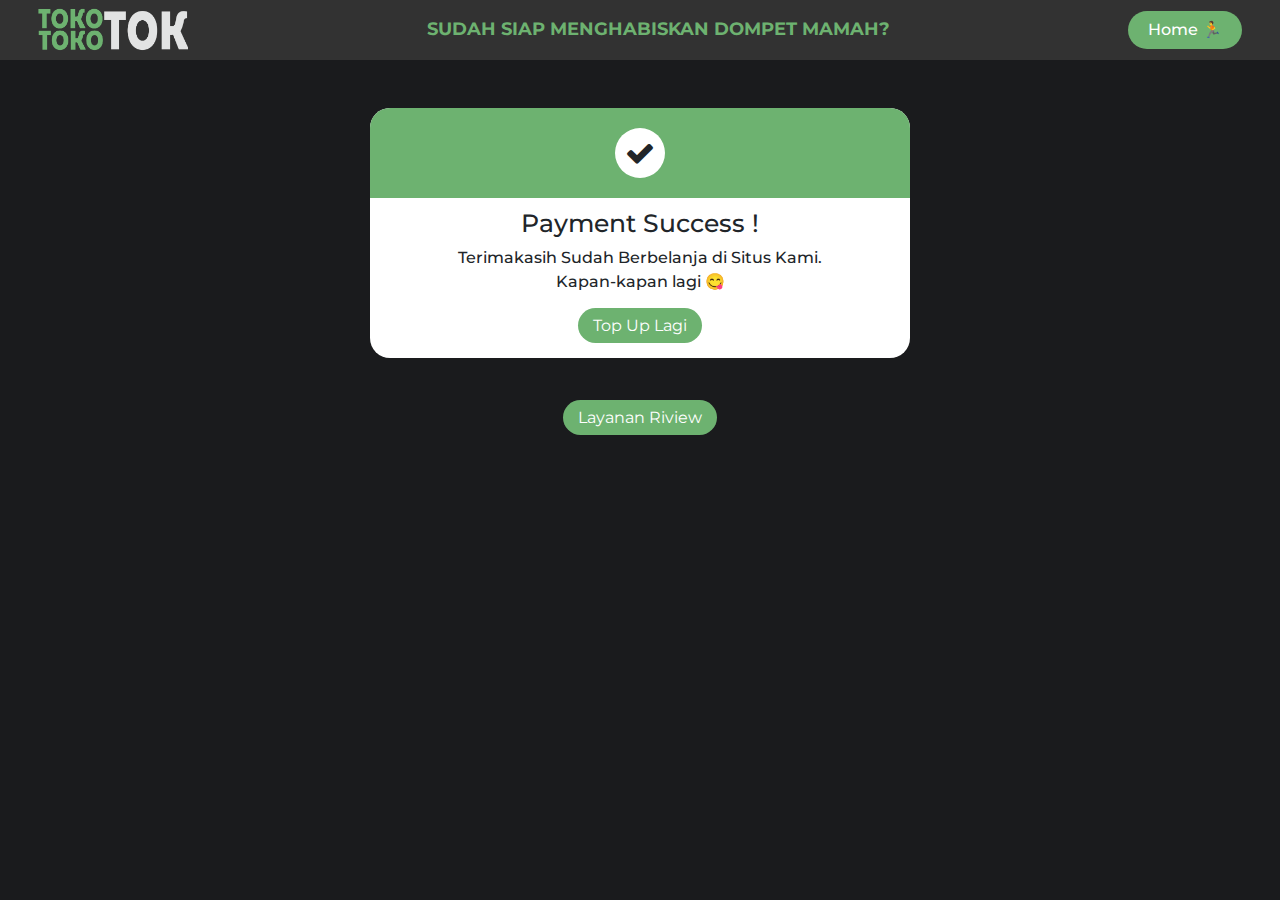
<file: VoucherGameShop-main2/Confirm Payment/index.html>
<!DOCTYPE html>
<html lang="en">
<head>
    <meta charset="UTF-8">
    <meta http-equiv="X-UA-Compatible" content="IE=edge">
    <meta name="viewport" content="width=device-width, initial-scale=1.0">
    <title>Document</title>
    <link rel="stylesheet" type="text/css" href="https://stackpath.bootstrapcdn.com/bootstrap/4.5.2/css/bootstrap.min.css" />
    <link rel="stylesheet" type="text/css" href="https://stackpath.bootstrapcdn.com/font-awesome/4.7.0/css/font-awesome.min.css" /> 
    <link rel="stylesheet" href="style.css">
</head>
<body>

   <div class="navbar">
      <div class="logo">
          <a href="..\Code\Homepage.html"><img src="..\Code\Logo\TokoTokoTok Logo-wide.png" class="gamepad" alt="logo" width="105px"></a>
      </div>
      <div class="bacaan">
          <p>
              <font size="4">SUDAH SIAP MENGHABISKAN DOMPET MAMAH?</font>
          </p>
      </div> 
      <a href="../Code/Homepage.html" class="contact"><button>Home &#127939;</button></a>
  </div>

   <div class="container">
        <div class="row">
           <div class="col-md-6 mx-auto mt-5">
              <div class="payment">
                 <div class="payment_header">
                    <div class="check"><i class="fa fa-check" aria-hidden="true"></i></div>
                 </div>
                 <div class="content">
                    <h1>Payment Success !</h1>
                    <p>Terimakasih Sudah Berbelanja di Situs Kami. <br> Kapan-kapan lagi &#128523;</p>
                    <a href="../Code/Homepage.html">Top Up Lagi </a>
                 </div>            
              </div>
           </div>
        </div>
        
   </div><br><br>
     
     <div class = "riview">
      <a href="../Halaman%20Rating/Rating.html"> Layanan Riview  </a>
     </div>
</body>
   
</html>
</file>
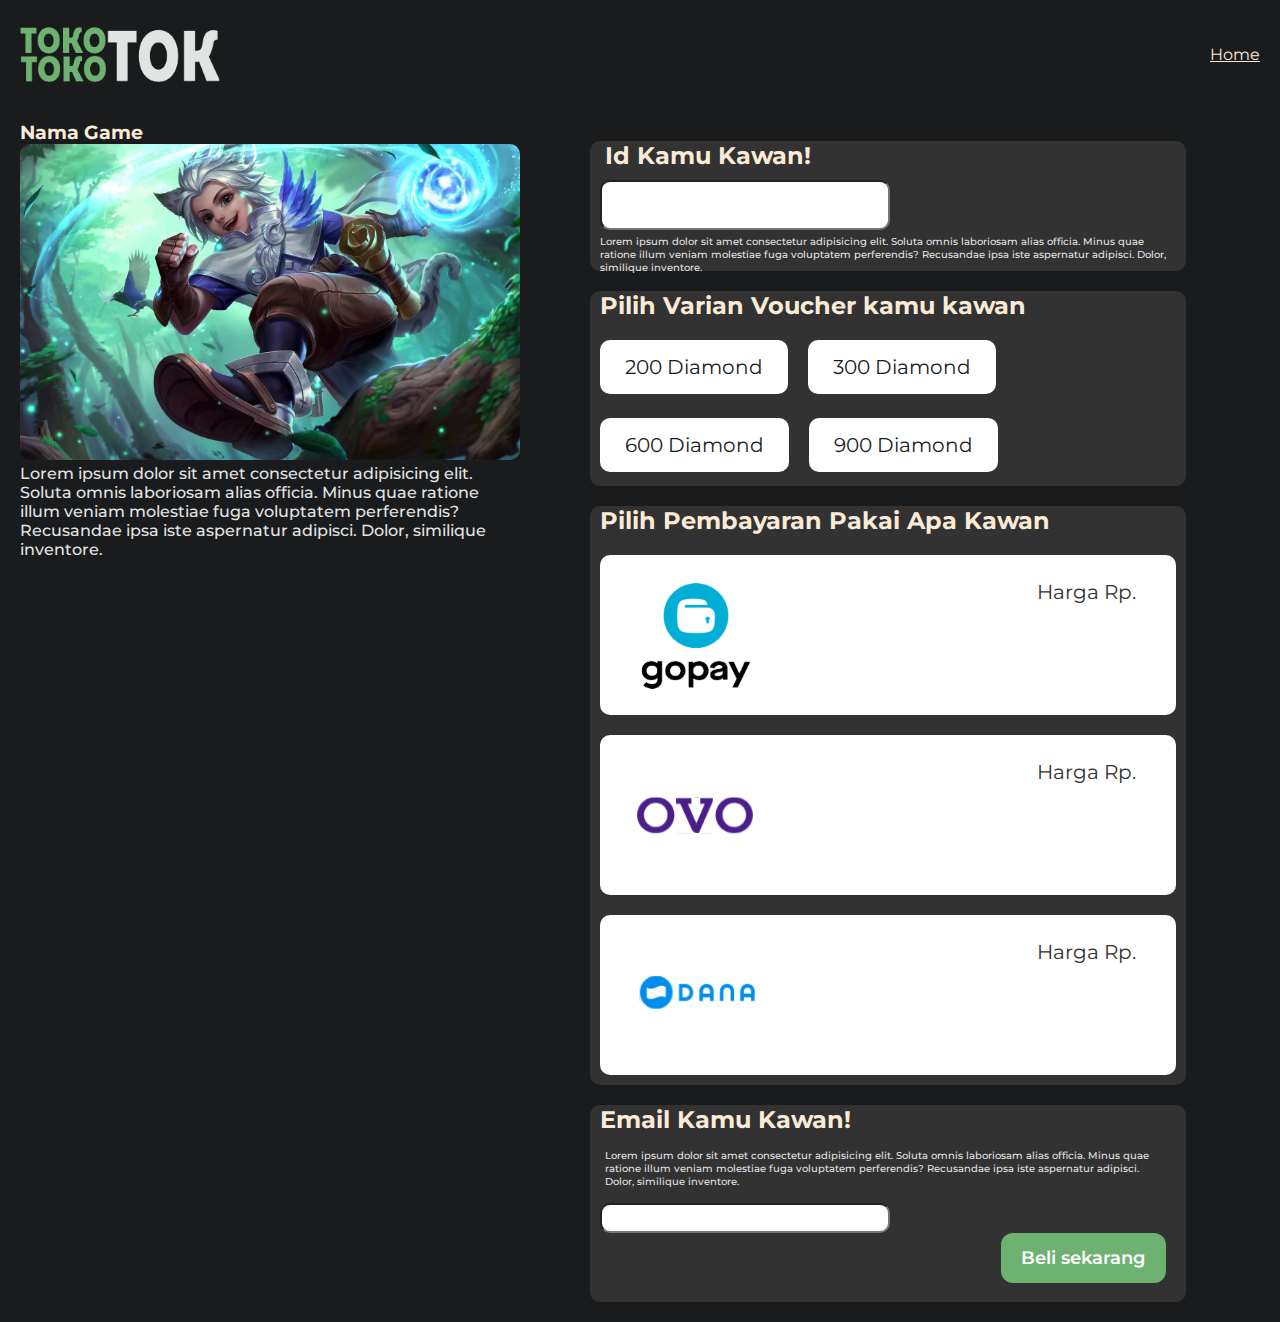
<file: VoucherGameShop-main2/Halaman Pembelian/buy_page.html>
<!DOCTYPE html>
<html lang="en">
<head>
    <meta charset="UTF-8">
    <meta http-equiv="X-UA-Compatible" content="IE=edge">
    <meta name="viewport" content="width=device-width, initial-scale=1.0">
    <title>Black GameShop</title>
    <link rel="stylesheet" href="style.css">

    <link rel="preconnect" href="https://fonts.googleapis.com">
    <link rel="preconnect" href="https://fonts.gstatic.com" crossorigin>
    <link href="https://fonts.googleapis.com/css2?family=PT+Sans:wght@400;700&display=swap" rel="stylesheet"> 

</head>
<body>
    <div class="container">
        <div class="head-up">
            <div class="left-corner">
                <img class="corner-logo" src="assets/Logo/TokoTokoTok Logo-wide.png">
                <!--<h2>Bapakku.com</h2> -->
            </div>

            <nav>
                <a href="../Code/Homepage.html"> Home </a> 
                <!-- <a href="#"> Kontak Kami </a> 
                <a href="#"> Mulai Belanja </a> -->
                 
            </nav>
        </div>

        <div class="monitor">
            <div class="information-game">
                <h3 class="game-name" id="nama-game">Nama Game</h3>
                <div id="banner-blue">
                    <img src="assets/banner/Mobile Legend.png" class="banner-game">
                </div>
                <P class="desc-game" id="desk-game">
                    
                    Lorem ipsum dolor sit amet consectetur adipisicing elit. Soluta omnis laboriosam alias officia. 
                    Minus quae ratione illum veniam molestiae fuga voluptatem perferendis? 
                    Recusandae ipsa iste aspernatur adipisci. Dolor, similique inventore.
                
                </P> 
            </div>

            <!--Input ID Game-->
            <div class="detail-pembayaran">
                <div class="detail-id">
                    <h2>Id Kamu Kawan! </h2>
                    <input type="text" name="id-game"> 

                    <p>
                        Lorem ipsum dolor sit amet consectetur adipisicing elit. Soluta omnis laboriosam alias officia. 
                        Minus quae ratione illum veniam molestiae fuga voluptatem perferendis? 
                        Recusandae ipsa iste aspernatur adipisci. Dolor, similique inventore.
                    </p> 
                </div>

                <!--Pemilihan Variasi-->
                <div class="detail-varian"> 
                    <h2>Pilih Varian Voucher kamu kawan</h2>
                    <div class="detail-varian-voc" id="voucher-game">
                        
                         <div class="card-voc">
                            <label>
                                <input class="opsi" type="radio" name="opsi">
                                <span class="opsi-sider"> <span>200</span> <span>Diamond</span> </span>
                            </label>
                        </div>

                        <div class="card-voc">
                            <label>
                                <input class="opsi" type="radio" name="opsi">
                                <span class="opsi-sider"> <span>300</span> <span>Diamond</span> </span>
                            </label>
                        </div>

                        <div class="card-voc">
                            <label>
                                <input class="opsi" type="radio" name="opsi">
                                <span class="opsi-sider"> <span>600</span> <span>Diamond</span> </span>
                            </label>
                        </div>

                        <div class="card-voc">
                            <label>
                                <input class="opsi" type="radio" name="opsi">
                                <span class="opsi-sider"> <span>900</span> <span>Diamond</span> </span>
                            </label>
                        </div>


                    </div>
                </div>

                <!--Metode Pembayaran-->
                <div class="detail-beli">
                    <h2>Pilih Pembayaran Pakai Apa Kawan</h2>
                    <div class="detail-beli-voc">

                        <div class="card-buy">
                            <label>
                                <input class="opsi" type="radio" name="opsi-bayar">
                                <span class="opsi-sider">  
                                    <img src="assets/stone-free/Frame 1.svg" class="mechant">
                                    <div> <span>Harga</span> <span>Rp. </span> <span id="harga-game-gopay"></span> </div>
                                </span>
                            </label>
                        </div>

                        <div class="card-buy">
                            <label>
                                <input class="opsi" type="radio" name="opsi-bayar">
                                <span class="opsi-sider">  
                                    <img src="assets/stone-free/Frame 2.svg" class="mechant">
                                    <div> <span>Harga</span> <span>Rp. </span> <span id="harga-game-ovo"></span> </div>  
                                </span>
                            </label>
                        </div>

                        <div class="card-buy">
                            <label>
                                <input class="opsi" type="radio" name="opsi-bayar">
                                <span class="opsi-sider">  
                                    <img src="assets/stone-free/Frame 3.svg" class="mechant">
                                    <div> <span>Harga</span> <span>Rp. </span> <span id="harga-game-dana"></span> </div>  
                                </span>
                            </label>
                        </div>

                    </div>
                </div>
                <!--Email-->
                <div class="detail-email">
                    <h2>Email Kamu Kawan! </h2>
                    <p>
                        Lorem ipsum dolor sit amet consectetur adipisicing elit. Soluta omnis laboriosam alias officia. 
                        Minus quae ratione illum veniam molestiae fuga voluptatem perferendis? 
                        Recusandae ipsa iste aspernatur adipisci. Dolor, similique inventore.
                    </p>
                     
                    <input type="text" name="email"> <br>
                    <div class="btn">
                        <button class="btn-detail">Beli sekarang</button>
                    </div> <br>
                </div>
            </div>
        </div>


    </div>

    <script src="stuff.js"> </script>

</body>
</html>
</file>
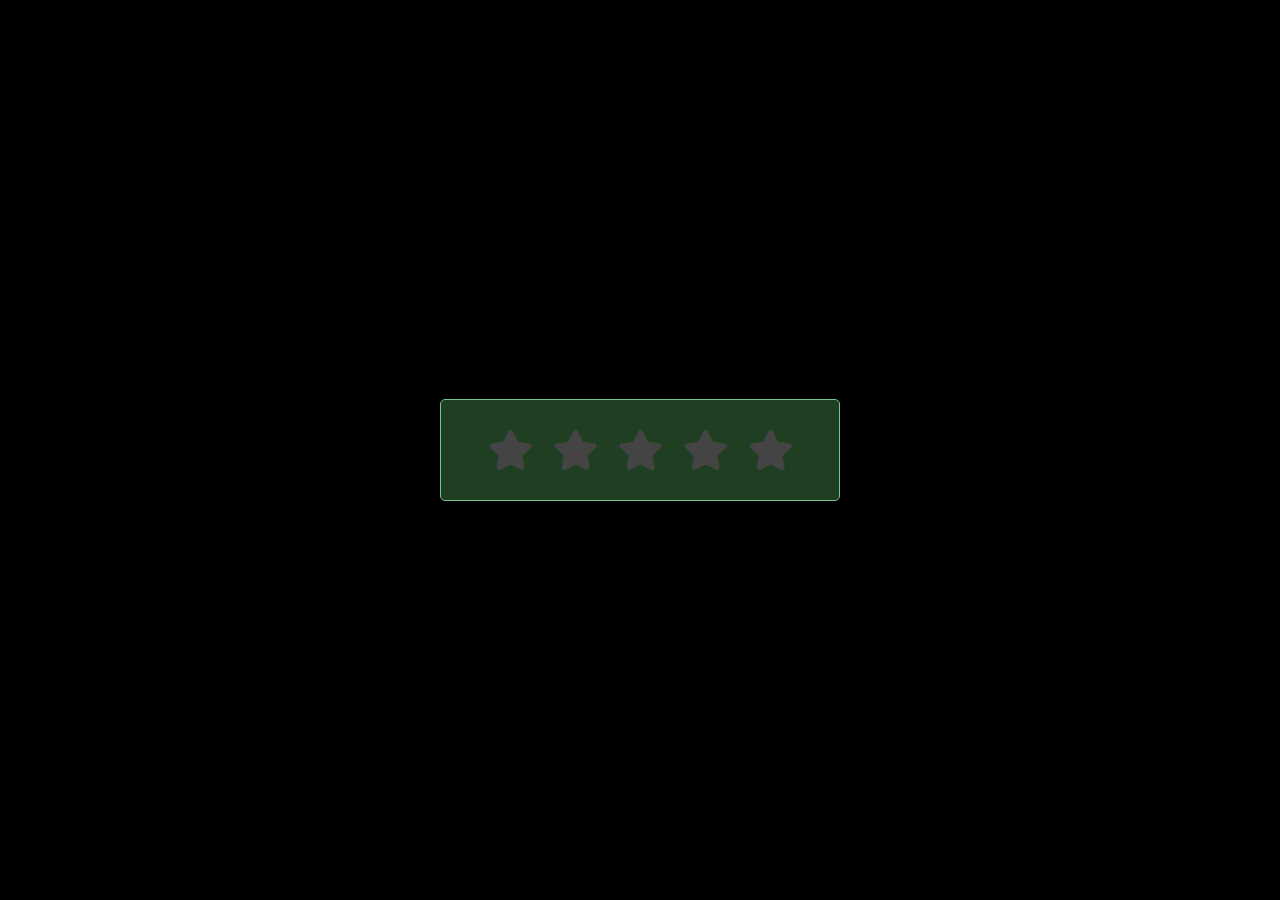
<file: VoucherGameShop-main2/Halaman Rating/Rating.html>
<!DOCTYPE html>
<html lang="en" dir="ltr">

<head>
    <meta charset="utf-8">
    <title>Star Rating Form | CodingNepal</title>
    <link rel="stylesheet" href="style.css">
    <link rel="stylesheet" href="https://cdnjs.cloudflare.com/ajax/libs/font-awesome/5.15.3/css/all.min.css" />
</head>

<body>
    <div class="container">
        <div class="post">
            <div class="text">Terima Kasih Atas Ulasan Anda!</div>
            <div class="edit">
                <a href="#" id="return_home" onclick="home()">HomePage</a>
            </div>
        </div>
        <div class="star-widget">
            <input type="radio" name="rate" id="rate-5">
            <label for="rate-5" class="fas fa-star"></label>
            <input type="radio" name="rate" id="rate-4">
            <label for="rate-4" class="fas fa-star"></label>
            <input type="radio" name="rate" id="rate-3">
            <label for="rate-3" class="fas fa-star"></label>
            <input type="radio" name="rate" id="rate-2">
            <label for="rate-2" class="fas fa-star"></label> 
            <input type="radio" name="rate" id="rate-1">
            <label for="rate-1" class="fas fa-star"></label>
            <form action="">
                <div class="textarea">
                    <textarea name="mm" id="mm" rows="5" placeholder="Masukkan Saran Anda..." required ></textarea>
                </div>
                <div class="btn">
                <button type="submit">Post</button>
                
            </form>
            <!-- <textarea rows="7"
                  cols="50" 
                  name="comment" 
                  required>
            </textarea>
            <input type="submit"> -->
        </div>
    </div>
    <script>
        const btn = document.querySelector("button");
        const post = document.querySelector(".post");
        const widget = document.querySelector(".star-widget");
        const editBtn = document.querySelector(".edit");
        btn.onclick = () => {
            widget.style.display = "none";
            post.style.display = "block";
            editBtn.onclick = () => {
                widget.style.display = "block";
                post.style.display = "none";
                
            }
            return false;
        }
        function home(){
           document.getElementById("return_home").href="../Code/Homepage.html"; 
        }
    </script>


</body>

</html>
</file>
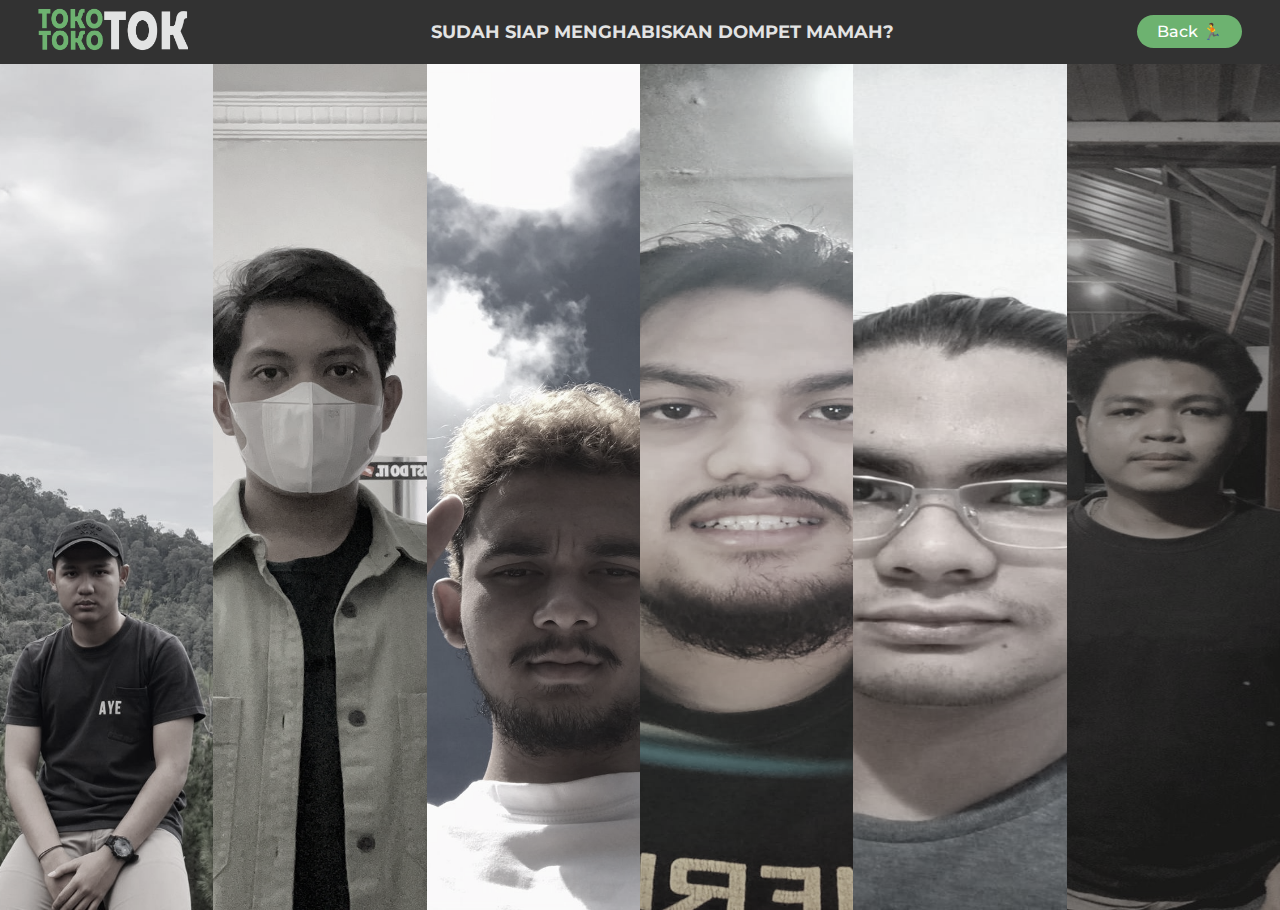
<file: VoucherGameShop-main2/OurTeam/contact.html>
<!DOCTYPE html>
<html lang="en">
<head>
    <meta charset="UTF-8">
    <meta name="viewport" content="width=device-width, initial-scale=1.0">
    <link rel="stylesheet" href="team.css">
    <link rel="stylesheet" href="https://cdnjs.cloudflare.com/ajax/libs/font-awesome/5.13.0/css/all.min.css">
    <title>TokoTokoTok</title>
</head>
<body>
    <div class="navbar">
        <div class="logo">
            <a href="..\Code\Homepage.html"><img src="..\Code\Logo\TokoTokoTok Logo-wide.png" class="gamepad" alt="logo" width="105px"></a>
        </div>
        <div class="bacaan">
            <p><font size="4">SUDAH SIAP MENGHABISKAN DOMPET MAMAH?</font></p>
        </div>
        <a href="..\Code\Homepage.html" class="contact"><button>Back &#127939;</button></a>
    </div>

    <div class="team-section">
        <div class="person">
            <img src="Muka/Windu.jpeg" alt="" class="person-pic">
            <div class="person-info">
                <h2>Muhammad Windu Aji</h2>
                <div class="socialmedia">
                    <a href="https://github.com/PuddingJay"><i class="fab fa-github fa-fw"></i></a>
                </div>
            </div>
        </div>
        <div class="person">
            <img src="Muka/Afiq.jpeg" alt="" class="person-pic">
            <div class="person-info">
                <h2>Muhammad Afiq</h2>
                <div class="socialmedia">
                    <a href="https://github.com/muhammadafiq21"><i class="fab fa-github fa-fw"></i></a>
                </div>
            </div>
        </div>

        <div class="person">
            <img src="Muka/Epen.jpeg" alt="" class="person-pic">
            <div class="person-info">
                <h2>Haikal Efendi</h2>
                <div class="socialmedia">
                    <a href="https://github.com/haikalef"><i class="fab fa-github fa-fw"></i></a>
                </div>
            </div>
        </div>

        <div class="person">
            <img src="Muka/Rafly.jpeg" alt="" class="person-pic">
            <div class="person-info">
                <h2>Muhammad Rafly Ramadhan</h2>
                <div class="socialmedia">
                    <a href="https://github.com/RotiSosis"><i class="fab fa-github fa-fw"></i></a>
                </div>
            </div>
        </div>

        <div class="person">
            <img src="Muka/Shobri.jpeg" alt="" class="person-pic">
            <div class="person-info">
                <h2>Ashabri Vanya Yardan</h2>
                <div class="socialmedia">
                    <a href="https://github.com/Aran27"><i class="fab fa-github fa-fw"></i></a>
                </div>
            </div>
        </div>
        
        <div class="person">
            <img src="Muka/Tegar.jpeg" alt="" class="person-pic">
            <div class="person-info">
                <h2>Tegar Alfalakh Thamrin</h2>
                <div class="socialmedia">
                    <a href="https://github.com/violet666666"><i class="fab fa-github fa-fw"></i></a>
                </div>
            </div>
        </div>
        
    </div>
</body>
</html>
</file>
<file: VoucherGameShop-main2/Confirm Payment/style.css>
@import url("https://fonts.googleapis.com/css2?family=Montserrat:wght@500&display=swap");

* {
  box-sizing: border-box;
  margin: 0;
  padding: 0;
}

.navbar {
  display: flex;
  font-family: "Montserrat", sans-serif;
  justify-content: space-between;
  padding: 7px 3%;
  align-items: center;
  /* border-radius: 10px; */
  /* background: #24252a; */
  background: #323232;
}

.logo {
  padding-bottom: 2px;
  transition: all 0.3s ease 0s;
}

.logo:hover {
  border-bottom: 3px solid #6db270;
}

.logo img {
  width: 150px;
}

p {
  cursor: pointer;
  margin-bottom: 0;
}

p,
button {
  font-family: "Montserrat", sans-serif;
  font-weight: 500;
  font-size: 16px;
  text-decoration: none;
}

.bacaan {
  list-style: none;
}

.bacaan p {
  color: #6db270;
  transition: all 0.3s ease 0s;
  font-weight: bold;
}

.bacaan p:hover {
  color: #e2e3e3;
}

.contact button {
  padding: 7px 20px;
  border-radius: 50px;
  background-color: #6db270;
  border: none;
  cursor: pointer;
  color: white;
  transition: all 0.3s ease 0s;
}

.contact button:hover {
  background-color: #8ceb8f;
  color: black;
  box-shadow: 0px 5px 5px rgb(255, 255, 255);
}

body {
  font-family: "Montserrat", sans-serif;
  background: #1a1b1d;
}

.payment {
  border: none;
  height: 250px;
  border-radius: 20px;
  background: #fff;
}
.payment_header {
  background: #6db270;
  padding: 20px;
  border-radius: 20px 20px 0px 0px;
}

.check {
  margin: 0px auto;
  width: 50px;
  height: 50px;
  border-radius: 100%;
  background: #fff;
  text-align: center;
}

.check i {
  vertical-align: middle;
  line-height: 50px;
  font-size: 30px;
}

.content {
  text-align: center;
}

.content h1 {
  font-size: 25px;
  padding-top: 10px;
}
.content p {
  margin-bottom: 20px;
}

.content a {
  color: #fff;
  border-radius: 70px;
  /* margin-top: 50px; */
  padding: 8px 15px;
  background: #6db270;
  transition: all ease-in-out 0.3s;
}

.content a:hover {
  text-decoration: none;
  background-color: #8ceb8f;
  color: black;
  box-shadow: 0px 5px 5px rgb(0, 0, 0);
}

.riview a {
  color: #fff;
  border-radius: 70px;
  padding: 8px 15px;
  background: #6db270;
  transition: all ease-in-out 0.3s;
  text-decoration: none;
}

.riview a:hover {
  background-color: #8ceb8f;
  color: black;
  box-shadow: 0px 5px 5px rgb(255, 255, 255);
}

.riview {
  text-align: center;
}
</file>
<file: VoucherGameShop-main2/Halaman Pembelian/style.css>
@import url("https://fonts.googleapis.com/css2?family=Montserrat:wght@500&display=swap");

html {
  background-color: #1a1b1d;
  color: antiquewhite;
}

/* NAVBAR */
* {
  box-sizing: border-box;
  margin: 0;
  padding: 0;
}

.navbar {
  display: flex;
  font-family: "Montserrat", sans-serif;
  justify-content: space-between;
  align-items: center;
  padding: 7px 3%;
  /* border-radius: 10px; */
  /* background: #24252a; */
  background: #323232;
}

.logo {
  padding-bottom: 2px;
  transition: all 0.3s ease 0s;
}

.logo:hover {
  border-bottom: 3px solid #6db270;
}

.logo img {
  width: 150px;
}

p {
  cursor: pointer;
}

p,
button {
  font-family: "Montserrat", sans-serif;
  font-weight: 500;
  font-size: 16px;
  text-decoration: none;
  color: #e2e3e3;
}

.bacaan {
  list-style: none;
}

.bacaan p {
  transition: all 0.3s ease 0s;
  font-weight: bold;
}

.bacaan p:hover {
  color: #6db270;
}

.contact button {
  padding: 7px 20px;
  border-radius: 50px;
  background-color: #6db270;
  border: none;
  cursor: pointer;
  color: white;
  transition: all 0.3s ease 0s;
}

.contact button:hover {
  background-color: #8ceb8f;
  color: black;
  box-shadow: 0px 5px 5px rgb(255, 255, 255);
}

/* =============================================== */

.container {
  padding: 20px;
  font-family: "Montserrat", sans-serif;
}

.corner-logo {
  width: 200px;
  height: auto;
}

.head-up {
  display: flex;
  justify-content: space-between;
}

.left-corner {
  display: flex;
  justify-content: left;
}

.left-corner > h2 {
  margin-top: 10px;
  margin-left: 10px;
}

nav {
  display: flex;
  justify-content: space-between;
}

nav > a {
  margin-left: 10px;
  margin-top: 25px;

  color: antiquewhite;
}

/* Monitor */

.monitor {
  display: grid;
  grid-template-columns: 40% 60%;
  grid-template-rows: auto;
  grid-template-areas: "kiri kanan";
  margin-top: 20px;
}

/* kiri */

.information-game {
  grid-area: kiri;
  background-color: none;
}

.banner-game {
  border-radius: 10px;
  max-width: 500px;
}

.game-gambar-banner {
  border-radius: 10px;
  max-width: 500px;
}

/* Kanan */

.detail-pembayaran {
  grid-area: kanan;
  display: block;
  background-color: none;
}

.detail-id {
  margin-top: 20px;
  margin-left: auto;
  margin-right: auto;

  background-color: #323232;
  border-radius: 10px;
  max-width: 80%;
  height: 130px;
}

.detail-id > h2 {
  margin: 20px 0px 10px 15px;
}

.detail-id > input {
  margin-left: 10px;
  height: 50px;
  width: 290px;

  font-size: 18px;

  border-radius: 10px;
}

.detail-id > p {
  font-size: 10px;
  margin: 5px;
  margin-left: 10px;
}

/* Start Detail Variant */

.detail-varian {
  margin-top: 20px;
  margin-left: auto;
  margin-right: auto;

  background-color: #323232;
  border-radius: 10px;
  max-width: 80%;
  height: auto;
}

.detail-varian > h2 {
  margin: 20px 0px 10px 10px;
}

.detail-varian-voc {
  margin-top: 10px;
  display: flex;
  flex-wrap: wrap;
}

/* Box Inside */

.card-voc {
  margin: 10px;
}

.card-voc > label {
  cursor: pointer;
}

.card-voc > label > input[type="radio"] {
  display: none;
}

.card-voc > label > .opsi-sider {
  position: relative;
  display: inline-block;
  background: white;
  padding: 15px 25px;
  color: #1a1b1d;
  /* text-shadow: 0 1px 4px rgba(0, 0, 0, 0.5); */
  font-size: 20px;
  border-radius: 10px;

  transition: 0.5s;
  user-select: none;
  overflow: hidden;
}

.card-voc > label > .opsi-sider:before {
  content: "";
  position: absolute;
  top: 0;
  left: 0;
  width: 100%;
  height: 50%;
}

.card-voc > label > input[type="radio"]:checked ~ .opsi-sider {
  background: #6db270;
}

/* End Box Inside */
/* Ednd Detail Varian */

/*Start Detail Beli*/
.detail-beli {
  margin-top: 20px;
  margin-left: auto;
  margin-right: auto;

  background-color: #323232;
  border-radius: 10px;
  max-width: 80%;
  height: auto;
}

.detail-beli > h2 {
  margin: 20px 0px 10px 10px;
}

.detail-beli-voc {
  margin-top: 10px;
  display: flex;
  flex-wrap: wrap;
}

/*Bayar Mode */
.card-buy {
  margin: 10px;
  width: 100%;
}

.mordo {
  display: flex;
  justify-content: center;
}

.mechant {
  width: 130px;
}

.opsi-sider > div {
  margin: 10px;
}

.card-buy > label {
  cursor: pointer;
}

.card-buy > label > input[type="radio"] {
  display: none;
}

.card-buy > label > .opsi-sider {
  position: relative;
  display: flex;
  background: white;
  padding: 15px 30px;
  color: #323232;
  /* text-shadow: 0 1px 4px rgba(0, 0, 0, 0.5); */
  font-size: 20px;
  border-radius: 10px;
  border-style: none;

  transition: 0.5s;
  user-select: none;
  overflow: hidden;
  justify-content: space-between;
}

.card-buy > label > .opsi-sider:before {
  content: "";
  position: absolute;
  top: 0;
  left: 0;
  width: 100%;
  height: 50%;
}

.card-buy > label > input[type="radio"]:checked ~ .opsi-sider {
  background: #6db270;
}

/*End Bayar Mode */
/*End Detail Beli */

/* Start Submit Dan Email */

.detail-email {
  margin-top: 20px;
  margin-left: auto;
  margin-right: auto;

  background-color: #323232;
  border-radius: 10px;
  max-width: 80%;
  height: auto;
}

.detail-email > h2 {
  margin: 20px 0px 10px 10px;
}

.detail-email > input {
  margin-left: 10px;
  height: 30px;
  width: 290px;

  border-radius: 10px;
}

.detail-email > p {
  font-size: 10px;
  margin: 15px;
}

.detail-email > .btn {
  display: flex;
  justify-content: right;
  margin-right: 20px;
}

/*Start Button*/
.btn-detail {
  font-family: "Quicksand", sans-serif;

  background-color: #6db270;
  border: 1px solid transparent;
  border-radius: 0.75rem;
  box-sizing: border-box;
  color: #ffffff;
  cursor: pointer;
  flex: 0 0 auto;
  font-family: "Montserrat", sans-serif;
  font-size: 1.125rem;
  font-weight: 600;
  line-height: 1.5rem;
  padding: 0.75rem 1.2rem;
  text-align: center;
  text-decoration: none #6b7280 solid;
  text-decoration-thickness: auto;
  transition-duration: 0.2s;
  transition-property: background-color, border-color, color, fill, stroke;
  transition-timing-function: cubic-bezier(0.4, 0, 0.2, 1);
  user-select: none;
  -webkit-user-select: none;
  touch-action: manipulation;
  width: auto;
}

.btn-detail:hover {
  background-color: #8ceb8f;
  color: black;
  box-shadow: 0px 5px 5px rgb(255, 255, 255);
}

.btn-detail:focus {
  box-shadow: none;
  outline: 2px solid transparent;
  outline-offset: 2px;
}

@media (min-width: 768px) {
  .button-40 {
    padding: 0.75rem 1.5rem;
  }
}
/*End Button*/
/*End Sumbit Dan pinjam*/
</file>
<file: VoucherGameShop-main2/Halaman Rating/style.css>
@import url('https://fonts.googleapis.com/css?family=Poppins:400,500,600,700&display=swap');
* {
    margin: 0;
    padding: 0;
    box-sizing: border-box;
    font-family: 'Poppins', sans-serif;
}

html,
body {
    display: grid;
    height: 100%;
    place-items: center;
    text-align: center;
    background: #000;
}

.container {
    position: relative;
    width: 400px;
    background: rgb(32, 63, 34);
    padding: 20px 30px;
    border: 1px solid rgb(120, 196, 133);
    border-radius: 5px;
    display: flex;
    align-items: center;
    justify-content: center;
    flex-direction: column;
}

.container .post {
    display: none;
}

.container .text {
    font-size: 25px;
    color: #fff;
    font-weight: 500;
}

.container .edit {
    position: absolute;
    right: 10px;
    top: 5px;
    font-size: 16px;
    color: #666;
    font-weight: 500;
    cursor: pointer;
}

.container .edit:hover {
    text-decoration: underline;
}

.container .star-widget input {
    display: none;
}

.star-widget label {
    font-size: 40px;
    color: #444;
    padding: 10px;
    float: right;
    transition: all 0.2s ease;
}

input:not(:checked)~label:hover,
input:not(:checked)~label:hover~label {
    color: rgb(0, 245, 33);
}

input:checked~label {
    color: rgb(0, 245, 33);
}

input#rate-5:checked~label {
    color: rgb(60, 255, 0);
    text-shadow: 0 0 20px rgb(2, 117, 50);
}

#rate-1:checked~form header:before {
    content: "Tidak Ramah, Bintang 1 ";
}

#rate-2:checked~form header:before {
    content: "Cukup Buruk ";
}

#rate-3:checked~form header:before {
    content: "Biasa Saja ";
}

#rate-4:checked~form header:before {
    content: "Bagus ";
}

#rate-5:checked~form header:before {
    content: "Sangat Ramah, Bintang 5 ";
}

.container form {
    display: none;
}

input:checked~form {
    display: block;
}

form header {
    width: 100%;
    font-size: 25px;
    color: #999;
    font-weight: 500;
    margin: 5px 0 20px 0;
    text-align: center;
    transition: all 0.2s ease;
}

form .textarea {
    height: 100px;
    width: 100%;
    overflow: hidden;
}

form .textarea textarea {
    height: 100%;
    width: 100%;
    outline: none;
    color: #eee;
    border: 1px solid #333;
    background: #222;
    padding: 10px;
    font-size: 17px;
    resize: none;
}

.textarea textarea:focus {
    border-color: #444;
}

form .btn {
    height: 45px;
    width: 100%;
    margin: 15px 0;
}

form .btn button {
    height: 100%;
    width: 100%;
    border: 1px solid #444;
    outline: none;
    background: #222;
    color: #999;
    font-size: 17px;
    font-weight: 500;
    text-transform: uppercase;
    cursor: pointer;
    transition: all 0.3s ease;
}

form .btn button:hover {
    background: #1b1b1b;
}
</file>
<file: VoucherGameShop-main2/OurTeam/team.css>
@import url("https://fonts.googleapis.com/css2?family=Montserrat:wght@500&display=swap");

html {
  overflow: hidden;
}
* {
  margin: 0;
  padding: 0;
}

.navbar {
  display: flex;
  font-family: "Montserrat", sans-serif;
  justify-content: space-between;
  align-items: center;
  padding: 7px 3%;
  /* border-radius: 10px; */
  /* background: #24252a; */
  background: #323232;
}

.logo {
  padding-bottom: 2px;
  transition: all 0.3s ease 0s;
}

.logo:hover {
  border-bottom: 3px solid #6db270;
}

.logo img {
  width: 150px;
}

p,
.gamepad {
  cursor: pointer;
}

p,
button {
  font-family: "Montserrat", sans-serif;
  font-weight: 500;
  font-size: 16px;
  text-decoration: none;
  color: #e2e3e3;
}

.bacaan {
  list-style: none;
}

.bacaan p {
  transition: all 0.3s ease 0s;
  font-weight: bold;
}

.bacaan p:hover {
  color: #6db270;
}

.contact button {
  padding: 7px 20px;
  border-radius: 50px;
  background-color: #6db270;
  border: none;
  cursor: pointer;
  color: white;
  transition: all 0.3s ease 0s;
}

.contact button:hover {
  background-color: #8ceb8f;
  color: black;
  box-shadow: 0px 5px 5px rgb(255, 255, 255);
}

/* =============================================== */

body {
  background-color: #1a1b1d;
}

.team-section {
  height: 94vh;
  display: flex;
}

.person {
  flex: 1;
  overflow: hidden;
  cursor: pointer;
  position: relative;
  transition: 0.6s;
}

.person:hover {
  flex: 2;
}

.person-pic {
  position: absolute;
  height: 100%;
  width: 680px;
  left: 50%;
  transform: translateX(-50%);
  filter: grayscale(80%);
  transition: 0.3s;
}

.person:hover .person-pic {
  filter: grayscale(0);
}

.person-info {
  position: absolute;
  bottom: 10px;
  text-align: center;
  width: 100%;
  opacity: 0;
  transition: 0.2s;
}

.person:hover .person-info {
  opacity: 1;
  bottom: 60px;
  transition-delay: 0.6s;
}

.person-info h2 {
  font-size: 20px;
  font-family: "Montserrat", sans-serif;
  font-weight: bold;
  color: white;
  text-shadow: 0px 0px 10px rgba(26, 27, 29, 1);
  margin-bottom: 10px;
  transition: 0.3s linear;
}
.person-info h2:hover {
  transform: scale(1.2);
}
.socialmedia a {
  display: inline-block;
  width: 40px;
  height: 40px;
  color: #333;
  background-color: #6db270;
  line-height: 40px;
  border-radius: 50%;
  margin: 0 6px;
  font-size: 18px;
  transition: 0.3s linear;
}

.socialmedia a:hover {
  color: #8ceb8f;
  background-color: black;
  transform: scale(1.5);
}
</file>
